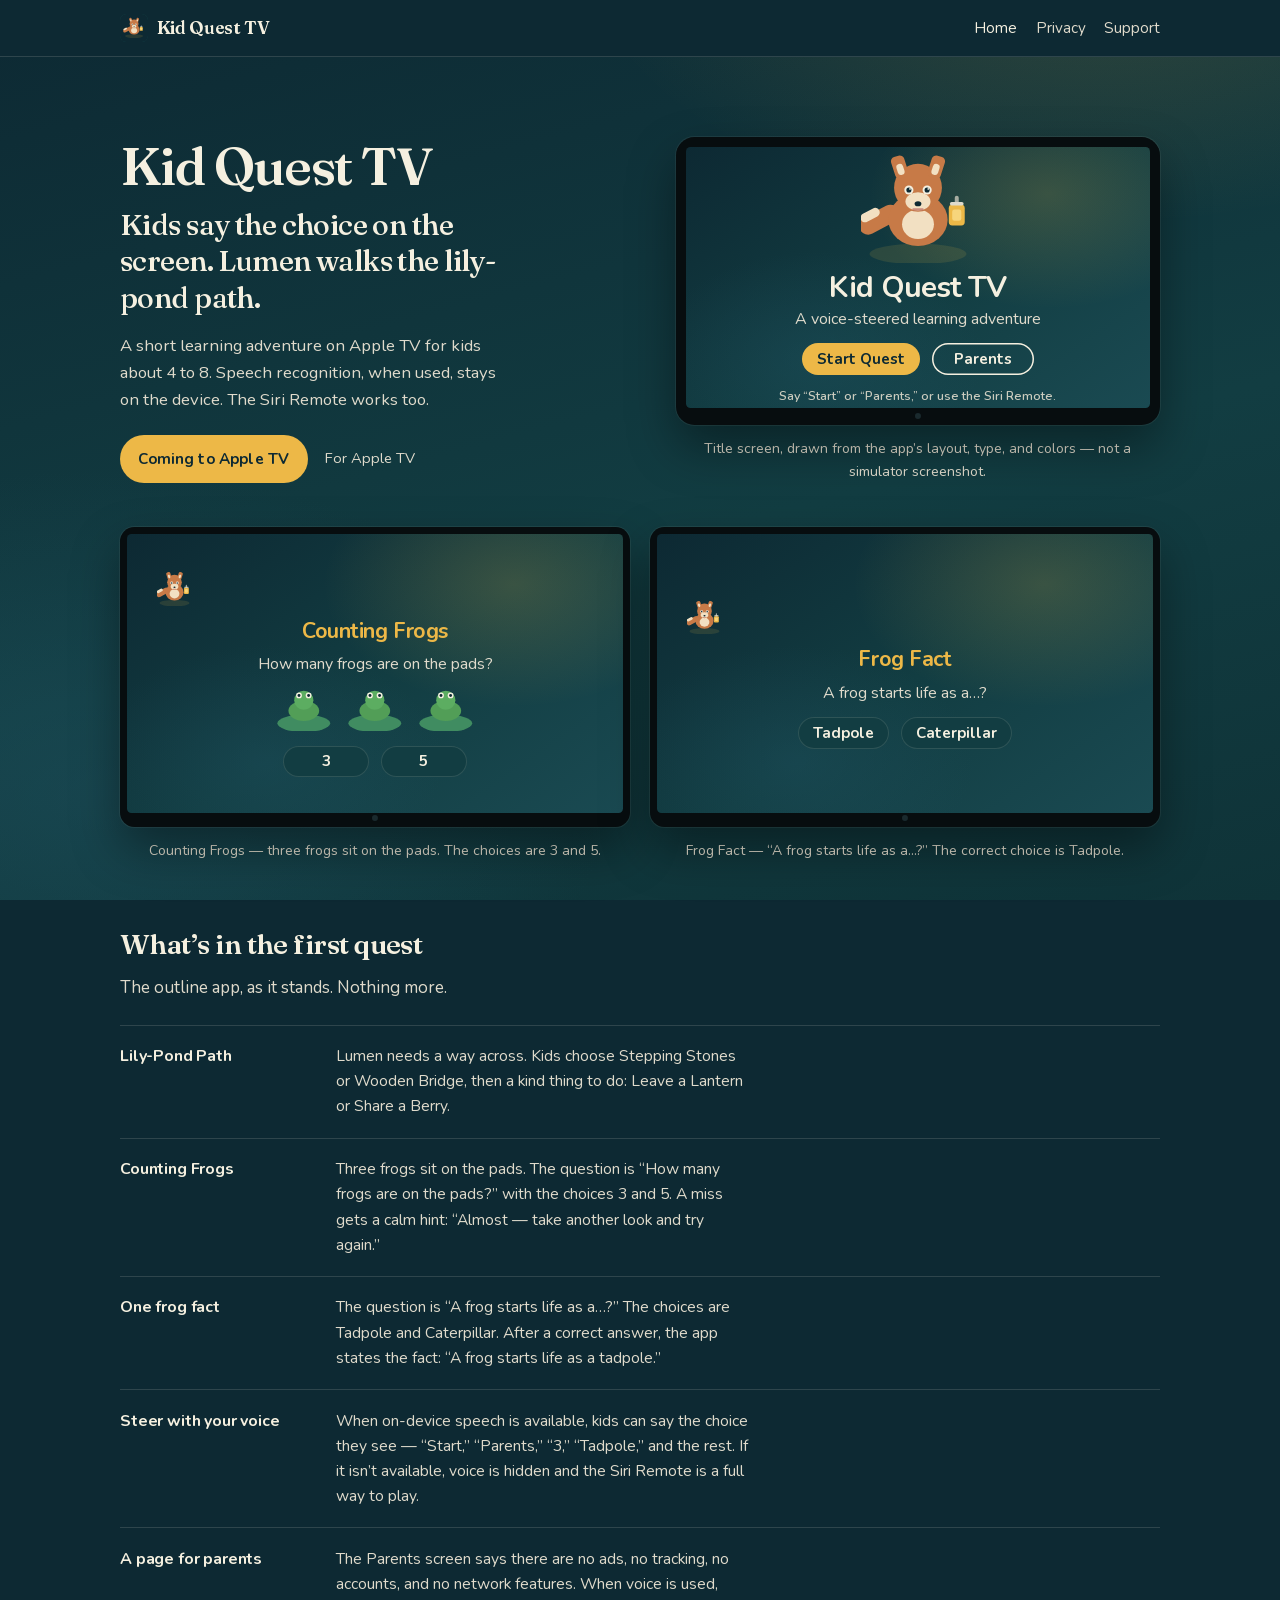
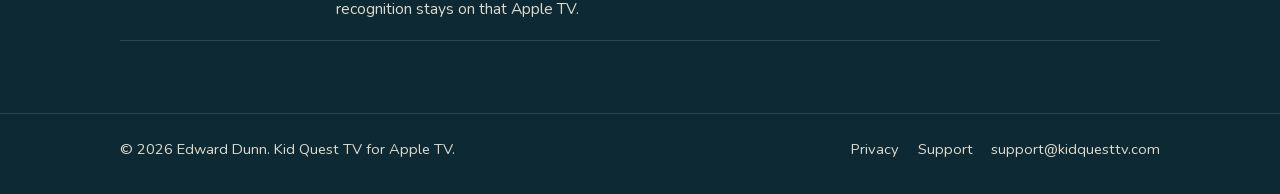
<file: index.html>
<!DOCTYPE html>
<html lang="en">
<head>
  <meta charset="utf-8">
  <meta name="viewport" content="width=device-width, initial-scale=1">
  <title>Kid Quest TV — a voice-steered learning adventure for Apple TV</title>
  <meta name="description" content="Kid Quest TV is a short learning adventure on Apple TV for kids about 4 to 8. Kids can say the choice they see. The Siri Remote works too. No ads, no tracking, no accounts. Voice stays on the Apple TV.">
  <link rel="canonical" href="https://erdtheturd.github.io/kidquesttv/">
  <meta name="theme-color" content="#0D2933">

  <meta property="og:type" content="website">
  <meta property="og:site_name" content="Kid Quest TV">
  <meta property="og:locale" content="en_US">
  <meta property="og:url" content="https://erdtheturd.github.io/kidquesttv/">
  <meta property="og:title" content="Kid Quest TV — a voice-steered learning adventure for Apple TV">
  <meta property="og:description" content="Kids say the choice on the screen. Lumen walks the lily-pond path. Coming to Apple TV.">
  <meta property="og:image" content="https://erdtheturd.github.io/kidquesttv/assets/og.png">
  <meta property="og:image:alt" content="Kid Quest TV">

  <meta name="twitter:card" content="summary_large_image">
  <meta name="twitter:title" content="Kid Quest TV — a voice-steered learning adventure for Apple TV">
  <meta name="twitter:description" content="Kids say the choice on the screen. Lumen walks the lily-pond path. Coming to Apple TV.">
  <meta name="twitter:image" content="https://erdtheturd.github.io/kidquesttv/assets/og.png">

  <link rel="icon" href="assets/mark.svg" type="image/svg+xml">
  <link rel="icon" type="image/png" sizes="32x32" href="assets/favicon-32.png">
  <link rel="apple-touch-icon" href="assets/apple-touch-icon.png">
  <link rel="stylesheet" href="assets/styles.css">
</head>
<body>
  <a class="skip" href="#main">Skip to content</a>

  <header class="site-header">
    <nav class="nav" aria-label="Primary">
      <a class="brand" href="./" aria-current="page">
        <img class="brand-mark" src="assets/mark.svg" width="28" height="28" alt="">
        <span>Kid Quest TV</span>
      </a>
      <ul class="nav-links">
        <li><a href="./" aria-current="page">Home</a></li>
        <li><a href="privacy.html">Privacy</a></li>
        <li><a href="support.html">Support</a></li>
      </ul>
    </nav>
  </header>

  <main id="main">
    <section class="hero">
      <div class="wrap hero-inner">
        <div class="hero-copy">
          <p class="wordmark">Kid Quest TV</p>
          <h1>Kids say the choice on the screen. Lumen walks the lily-pond path.</h1>
          <p class="lede">A short learning adventure on Apple TV for kids about 4 to 8. Speech recognition, when used, stays on the device. The Siri Remote works too.</p>
          <div class="hero-cta">
            <p class="coming-pill">Coming to Apple TV</p>
            <p class="device-note">For Apple TV</p>
          </div>
        </div>

        <div>
          <figure class="device">
            <div class="tv">
            <div class="tv-screen meadow" role="img" aria-label="Title screen. Lumen the fox holds a lantern. The words Kid Quest TV and A voice-steered learning adventure appear above Start Quest and Parents.">
              <div class="ui-title-screen">
                <img class="ui-lumen ui-lumen-lg" src="assets/lumen.svg" width="160" height="160" alt="">
                <p class="ui-app-name">Kid Quest TV</p>
                <p class="ui-tagline">A voice-steered learning adventure</p>
                <div class="ui-actions">
                  <span class="ui-btn ui-btn-primary">Start Quest</span>
                  <span class="ui-btn ui-btn-secondary">Parents</span>
                </div>
                <p class="ui-hint">Say “Start” or “Parents,” or use the Siri Remote.</p>
              </div>
            </div>
            </div>
            <figcaption class="caption">Title screen, drawn from the app’s layout, type, and colors — not a simulator screenshot.</figcaption>
          </figure>
        </div>
      </div>
    </section>

    <section class="screens" aria-label="Other screens from the first quest">
      <div class="wrap screens-grid">
        <figure class="device">
          <div class="tv tv-sm">
            <div class="tv-screen meadow" role="img" aria-label="Counting Frogs screen. The prompt asks how many frogs are on the pads. Three frogs sit on lily pads. Choices are 3 and 5.">
              <div class="ui-quest">
                <div class="ui-quest-top">
                  <img class="ui-lumen ui-lumen-sm" src="assets/lumen.svg" width="64" height="64" alt="">
                </div>
                <p class="ui-scene-title">Counting Frogs</p>
                <p class="ui-prompt">How many frogs are on the pads?</p>
                <div class="ui-frogs" aria-hidden="true">
                  <svg class="frog" xmlns="http://www.w3.org/2000/svg" viewBox="0 0 120 100" width="72" height="60" aria-hidden="true">
  <ellipse cx="60" cy="84" rx="55" ry="18" fill="#408C61"/>
  <ellipse cx="60" cy="58" rx="32" ry="21" fill="#529E57"/>
  <circle cx="60" cy="36" r="20" fill="#5CAD61"/>
  <circle cx="50" cy="26" r="6" fill="#F5F0E0"/>
  <circle cx="70" cy="26" r="6" fill="#F5F0E0"/>
  <circle cx="50" cy="26" r="3" fill="#0D2933"/>
  <circle cx="70" cy="26" r="3" fill="#0D2933"/>
</svg>
<svg class="frog" xmlns="http://www.w3.org/2000/svg" viewBox="0 0 120 100" width="72" height="60" aria-hidden="true">
  <ellipse cx="60" cy="84" rx="55" ry="18" fill="#408C61"/>
  <ellipse cx="60" cy="58" rx="32" ry="21" fill="#529E57"/>
  <circle cx="60" cy="36" r="20" fill="#5CAD61"/>
  <circle cx="50" cy="26" r="6" fill="#F5F0E0"/>
  <circle cx="70" cy="26" r="6" fill="#F5F0E0"/>
  <circle cx="50" cy="26" r="3" fill="#0D2933"/>
  <circle cx="70" cy="26" r="3" fill="#0D2933"/>
</svg>
<svg class="frog" xmlns="http://www.w3.org/2000/svg" viewBox="0 0 120 100" width="72" height="60" aria-hidden="true">
  <ellipse cx="60" cy="84" rx="55" ry="18" fill="#408C61"/>
  <ellipse cx="60" cy="58" rx="32" ry="21" fill="#529E57"/>
  <circle cx="60" cy="36" r="20" fill="#5CAD61"/>
  <circle cx="50" cy="26" r="6" fill="#F5F0E0"/>
  <circle cx="70" cy="26" r="6" fill="#F5F0E0"/>
  <circle cx="50" cy="26" r="3" fill="#0D2933"/>
  <circle cx="70" cy="26" r="3" fill="#0D2933"/>
</svg>

                </div>
                <div class="ui-actions">
                  <span class="ui-btn ui-btn-choice">3</span>
                  <span class="ui-btn ui-btn-choice">5</span>
                </div>
                <p class="ui-hint">Say a choice, or click with the Siri Remote.</p>
              </div>
            </div>
          </div>
          <figcaption class="caption">Counting Frogs — three frogs sit on the pads. The choices are 3 and 5.</figcaption>
        </figure>
        <figure class="device">
          <div class="tv tv-sm">
            <div class="tv-screen meadow" role="img" aria-label="Frog Fact screen. The prompt reads: A frog starts life as a…? Choices are Tadpole and Caterpillar.">
              <div class="ui-quest">
                <div class="ui-quest-top">
                  <img class="ui-lumen ui-lumen-sm" src="assets/lumen.svg" width="64" height="64" alt="">
                </div>
                <p class="ui-scene-title">Frog Fact</p>
                <p class="ui-prompt">A frog starts life as a…?</p>
                <div class="ui-actions">
                  <span class="ui-btn ui-btn-choice">Tadpole</span>
                  <span class="ui-btn ui-btn-choice">Caterpillar</span>
                </div>
                <p class="ui-hint">Say a choice, or click with the Siri Remote.</p>
              </div>
            </div>
          </div>
          <figcaption class="caption">Frog Fact — “A frog starts life as a…?” The correct choice is Tadpole.</figcaption>
        </figure>
      </div>
    </section>

    <section class="features" id="features" aria-labelledby="features-title">
      <div class="wrap">
        <div class="features-head">
          <h2 id="features-title">What’s in the first quest</h2>
          <p>The outline app, as it stands. Nothing more.</p>
        </div>
        <ul class="feature-list">
          <li>
            <h3>Lily-Pond Path</h3>
            <p>Lumen needs a way across. Kids choose Stepping Stones or Wooden Bridge, then a kind thing to do: Leave a Lantern or Share a Berry.</p>
          </li>
          <li>
            <h3>Counting Frogs</h3>
            <p>Three frogs sit on the pads. The question is “How many frogs are on the pads?” with the choices 3 and 5. A miss gets a calm hint: “Almost — take another look and try again.”</p>
          </li>
          <li>
            <h3>One frog fact</h3>
            <p>The question is “A frog starts life as a…?” The choices are Tadpole and Caterpillar. After a correct answer, the app states the fact: “A frog starts life as a tadpole.”</p>
          </li>
          <li>
            <h3>Steer with your voice</h3>
            <p>When on-device speech is available, kids can say the choice they see — “Start,” “Parents,” “3,” “Tadpole,” and the rest. If it isn’t available, voice is hidden and the Siri Remote is a full way to play.</p>
          </li>
          <li>
            <h3>A page for parents</h3>
            <p>The Parents screen says there are no ads, no tracking, no accounts, and no network features. When voice is used, recognition stays on that Apple TV.</p>
          </li>
        </ul>
      </div>
    </section>
  </main>

  <footer class="site-footer">
    <div class="wrap footer-inner">
      <p>&copy; 2026 Edward Dunn. Kid Quest TV for Apple TV.</p>
      <div class="footer-links">
        <a href="privacy.html">Privacy</a>
        <a href="support.html">Support</a>
        <a href="mailto:support@kidquesttv.com">support@kidquesttv.com</a>
      </div>
    </div>
  </footer>

</body>
</html>
</file>
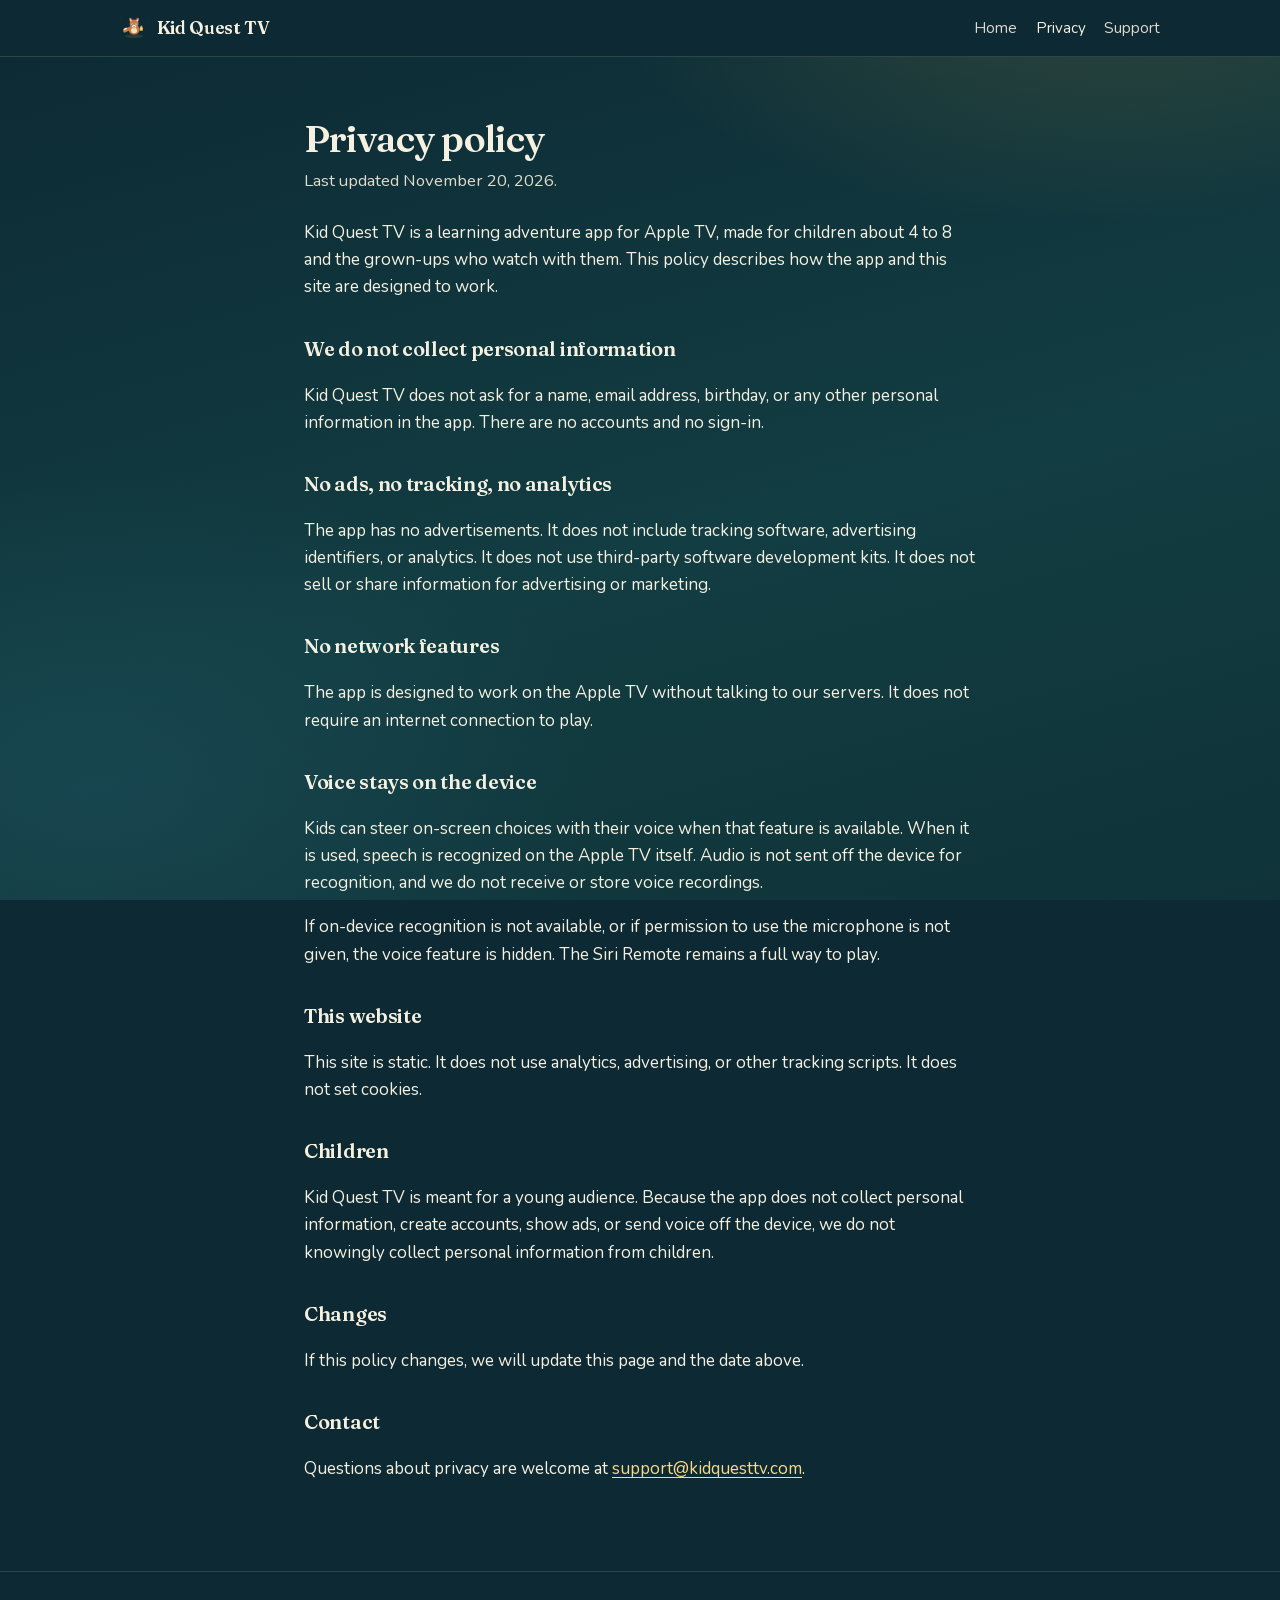
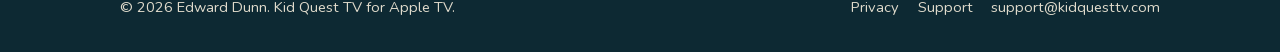
<file: privacy.html>
<!DOCTYPE html>
<html lang="en">
<head>
  <meta charset="utf-8">
  <meta name="viewport" content="width=device-width, initial-scale=1">
  <title>Privacy policy · Kid Quest TV</title>
  <meta name="description" content="Kid Quest TV has no ads, no tracking, and no accounts. When voice is used, recognition stays on the Apple TV.">
  <link rel="canonical" href="https://erdtheturd.github.io/kidquesttv/privacy.html">
  <meta name="theme-color" content="#0D2933">

  <meta property="og:type" content="website">
  <meta property="og:site_name" content="Kid Quest TV">
  <meta property="og:locale" content="en_US">
  <meta property="og:url" content="https://erdtheturd.github.io/kidquesttv/privacy.html">
  <meta property="og:title" content="Privacy policy · Kid Quest TV">
  <meta property="og:description" content="No ads, no tracking, no accounts. Voice stays on the device.">
  <meta property="og:image" content="https://erdtheturd.github.io/kidquesttv/assets/og.png">
  <meta property="og:image:alt" content="Kid Quest TV">

  <meta name="twitter:card" content="summary_large_image">
  <meta name="twitter:title" content="Privacy policy · Kid Quest TV">
  <meta name="twitter:description" content="No ads, no tracking, no accounts. Voice stays on the device.">
  <meta name="twitter:image" content="https://erdtheturd.github.io/kidquesttv/assets/og.png">

  <link rel="icon" href="assets/mark.svg" type="image/svg+xml">
  <link rel="icon" type="image/png" sizes="32x32" href="assets/favicon-32.png">
  <link rel="apple-touch-icon" href="assets/apple-touch-icon.png">
  <link rel="stylesheet" href="assets/styles.css">
</head>
<body>
  <a class="skip" href="#main">Skip to content</a>

  <header class="site-header">
    <nav class="nav" aria-label="Primary">
      <a class="brand" href="./">
        <img class="brand-mark" src="assets/mark.svg" width="28" height="28" alt="">
        <span>Kid Quest TV</span>
      </a>
      <ul class="nav-links">
        <li><a href="./">Home</a></li>
        <li><a href="privacy.html" aria-current="page">Privacy</a></li>
        <li><a href="support.html">Support</a></li>
      </ul>
    </nav>
  </header>

  <main id="main">
    <article class="page">
      <div class="page-narrow">
        <h1>Privacy policy</h1>
        <p class="lede">Last updated November 20, 2026.</p>

        <p>Kid Quest TV is a learning adventure app for Apple TV, made for children about 4 to 8 and the grown-ups who watch with them. This policy describes how the app and this site are designed to work.</p>

        <h2>We do not collect personal information</h2>
        <p>Kid Quest TV does not ask for a name, email address, birthday, or any other personal information in the app. There are no accounts and no sign-in.</p>

        <h2>No ads, no tracking, no analytics</h2>
        <p>The app has no advertisements. It does not include tracking software, advertising identifiers, or analytics. It does not use third-party software development kits. It does not sell or share information for advertising or marketing.</p>

        <h2>No network features</h2>
        <p>The app is designed to work on the Apple TV without talking to our servers. It does not require an internet connection to play.</p>

        <h2>Voice stays on the device</h2>
        <p>Kids can steer on-screen choices with their voice when that feature is available. When it is used, speech is recognized on the Apple TV itself. Audio is not sent off the device for recognition, and we do not receive or store voice recordings.</p>
        <p>If on-device recognition is not available, or if permission to use the microphone is not given, the voice feature is hidden. The Siri Remote remains a full way to play.</p>

        <h2>This website</h2>
        <p>This site is static. It does not use analytics, advertising, or other tracking scripts. It does not set cookies.</p>

        <h2>Children</h2>
        <p>Kid Quest TV is meant for a young audience. Because the app does not collect personal information, create accounts, show ads, or send voice off the device, we do not knowingly collect personal information from children.</p>

        <h2>Changes</h2>
        <p>If this policy changes, we will update this page and the date above.</p>

        <h2>Contact</h2>
        <p>Questions about privacy are welcome at <a href="mailto:support@kidquesttv.com">support@kidquesttv.com</a>.</p>
      </div>
    </article>
  </main>

  <footer class="site-footer">
    <div class="wrap footer-inner">
      <p>&copy; 2026 Edward Dunn. Kid Quest TV for Apple TV.</p>
      <div class="footer-links">
        <a href="privacy.html">Privacy</a>
        <a href="support.html">Support</a>
        <a href="mailto:support@kidquesttv.com">support@kidquesttv.com</a>
      </div>
    </div>
  </footer>

</body>
</html>
</file>
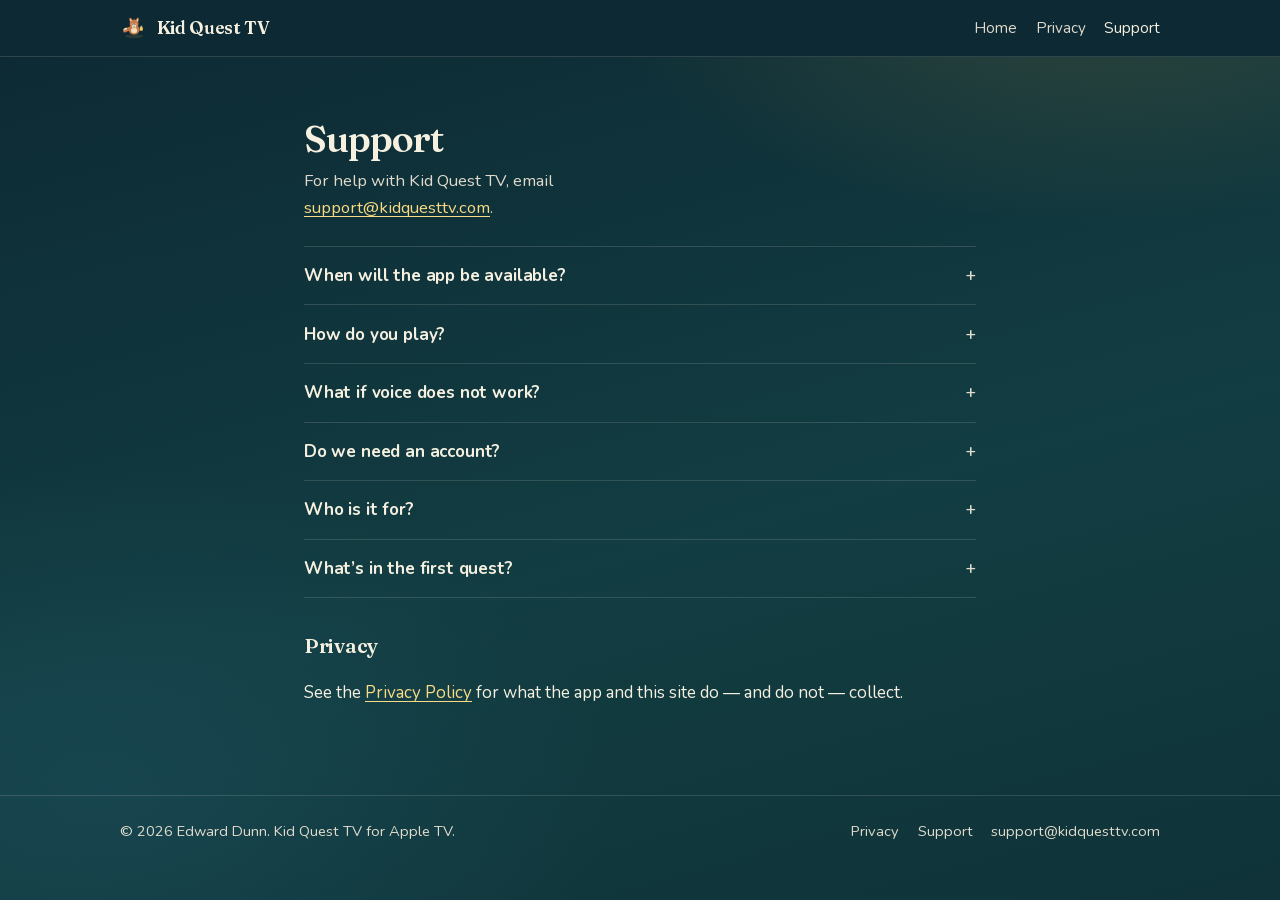
<file: support.html>
<!DOCTYPE html>
<html lang="en">
<head>
  <meta charset="utf-8">
  <meta name="viewport" content="width=device-width, initial-scale=1">
  <title>Support · Kid Quest TV</title>
  <meta name="description" content="Help and contact for Kid Quest TV. Email support@kidquesttv.com.">
  <link rel="canonical" href="https://erdtheturd.github.io/kidquesttv/support.html">
  <meta name="theme-color" content="#0D2933">

  <meta property="og:type" content="website">
  <meta property="og:site_name" content="Kid Quest TV">
  <meta property="og:locale" content="en_US">
  <meta property="og:url" content="https://erdtheturd.github.io/kidquesttv/support.html">
  <meta property="og:title" content="Support · Kid Quest TV">
  <meta property="og:description" content="Help and contact for Kid Quest TV.">
  <meta property="og:image" content="https://erdtheturd.github.io/kidquesttv/assets/og.png">
  <meta property="og:image:alt" content="Kid Quest TV">

  <meta name="twitter:card" content="summary_large_image">
  <meta name="twitter:title" content="Support · Kid Quest TV">
  <meta name="twitter:description" content="Help and contact for Kid Quest TV.">
  <meta name="twitter:image" content="https://erdtheturd.github.io/kidquesttv/assets/og.png">

  <link rel="icon" href="assets/mark.svg" type="image/svg+xml">
  <link rel="icon" type="image/png" sizes="32x32" href="assets/favicon-32.png">
  <link rel="apple-touch-icon" href="assets/apple-touch-icon.png">
  <link rel="stylesheet" href="assets/styles.css">
</head>
<body>
  <a class="skip" href="#main">Skip to content</a>

  <header class="site-header">
    <nav class="nav" aria-label="Primary">
      <a class="brand" href="./">
        <img class="brand-mark" src="assets/mark.svg" width="28" height="28" alt="">
        <span>Kid Quest TV</span>
      </a>
      <ul class="nav-links">
        <li><a href="./">Home</a></li>
        <li><a href="privacy.html">Privacy</a></li>
        <li><a href="support.html" aria-current="page">Support</a></li>
      </ul>
    </nav>
  </header>

  <main id="main">
    <article class="page">
      <div class="page-narrow">
        <h1>Support</h1>
        <p class="lede">For help with Kid Quest TV, email <a href="mailto:support@kidquesttv.com">support@kidquesttv.com</a>.</p>

        <div class="faq">
          <details>
            <summary>When will the app be available?</summary>
            <p>Kid Quest TV is coming to Apple TV. It is not in the App Store yet. This website is an outline of the app, not a store listing.</p>
          </details>
          <details>
            <summary>How do you play?</summary>
            <p>On the Apple TV, use the Siri Remote to choose one of the two large options on each screen. If voice is available, a child may also say the choice they see — for example “Start,” “3,” or “Tadpole.”</p>
          </details>
          <details>
            <summary>What if voice does not work?</summary>
            <p>The Siri Remote is a full way to play. Voice is hidden if on-device recognition is not available, or if permission to use the microphone is not given. Recognition, when used, stays on the Apple TV and is not sent off the device.</p>
          </details>
          <details>
            <summary>Do we need an account?</summary>
            <p>No. There are no accounts, no sign-in, no ads, and no tracking. The app does not talk to our servers.</p>
          </details>
          <details>
            <summary>Who is it for?</summary>
            <p>The app is made for children about 4 to 8, and for families who want a short learning adventure on the TV.</p>
          </details>
          <details>
            <summary>What’s in the first quest?</summary>
            <p>Lumen crosses a lily-pond path. Kids pick a way across, count three frogs on the pads, answer “A frog starts life as a…?” (Tadpole), and make one kind choice. The quest ends on a celebration screen.</p>
          </details>
        </div>

        <h2>Privacy</h2>
        <p>See the <a href="privacy.html">Privacy Policy</a> for what the app and this site do — and do not — collect.</p>
      </div>
    </article>
  </main>

  <footer class="site-footer">
    <div class="wrap footer-inner">
      <p>&copy; 2026 Edward Dunn. Kid Quest TV for Apple TV.</p>
      <div class="footer-links">
        <a href="privacy.html">Privacy</a>
        <a href="support.html">Support</a>
        <a href="mailto:support@kidquesttv.com">support@kidquesttv.com</a>
      </div>
    </div>
  </footer>

</body>
</html>
</file>
<file: assets/styles.css>
/* Kid Quest TV — palette and type taken from the tvOS app. */

@import url("fonts/fonts.css");

:root {
  --night: #0d2933;
  --meadow: #123d42;
  --pond: #1f5261;
  --gold: #edb847;
  --glow: #fadb85;
  --cream: #f5f0e0;
  --soft: #e0dbcc;
  --fox: #c77a47;
  --fox-cream: #f2e0c2;
  --rose: #b86b61;
  --line: rgba(245, 240, 224, 0.14);
  --ink: var(--cream);
  --muted: color-mix(in srgb, var(--soft) 78%, var(--pond));
  --max: 1040px;
  --pad: clamp(1.25rem, 4vw, 2.5rem);
  --display: "Fraunces", "Iowan Old Style", "Palatino Linotype", Palatino, Georgia, serif;
  --ui: "Nunito", "Avenir Next Rounded", "Avenir Next", "Segoe UI", "Helvetica Neue", sans-serif;
}

*,
*::before,
*::after {
  box-sizing: border-box;
}

html {
  scroll-behavior: smooth;
}

@media (prefers-reduced-motion: reduce) {
  html {
    scroll-behavior: auto;
  }

  *,
  *::before,
  *::after {
    animation: none !important;
    transition: none !important;
  }
}

body {
  margin: 0;
  color: var(--cream);
  background-color: var(--night);
  background-image:
    radial-gradient(900px 480px at 86% -6%, rgba(237, 184, 71, 0.16), transparent 58%),
    radial-gradient(820px 520px at 8% 88%, rgba(31, 82, 97, 0.45), transparent 62%),
    linear-gradient(165deg, #0d2933 0%, #123d42 58%, #0f3338 100%);
  background-attachment: fixed;
  font: 17px/1.6 var(--ui);
  -webkit-font-smoothing: antialiased;
  text-rendering: optimizeLegibility;
  min-height: 100vh;
}

img,
svg {
  max-width: 100%;
  height: auto;
  vertical-align: middle;
}

a {
  color: var(--glow);
  text-underline-offset: 0.16em;
}

a:hover {
  color: var(--gold);
}

a:focus-visible {
  outline: 2px solid var(--gold);
  outline-offset: 3px;
  border-radius: 3px;
}

.skip {
  position: absolute;
  left: -9999px;
  top: 0;
}

.skip:focus {
  left: var(--pad);
  top: 0.75rem;
  z-index: 100;
  background: var(--gold);
  color: var(--night);
  padding: 0.5rem 0.75rem;
  text-decoration: none;
}

.wrap {
  width: min(100% - 2 * var(--pad), var(--max));
  margin-inline: auto;
}

/* Header — solid, no frosted glass */

.site-header {
  position: sticky;
  top: 0;
  z-index: 20;
  background: var(--night);
  border-bottom: 1px solid var(--line);
}

.nav {
  display: flex;
  align-items: center;
  justify-content: space-between;
  gap: 1rem;
  padding: 0.85rem 0;
  width: min(100% - 2 * var(--pad), var(--max));
  margin-inline: auto;
}

.brand {
  display: inline-flex;
  align-items: center;
  gap: 0.55rem;
  color: var(--cream);
  text-decoration: none;
  font-family: var(--display);
  font-weight: 600;
  font-size: 1.12rem;
  letter-spacing: -0.02em;
  font-optical-sizing: auto;
}

.brand:hover {
  color: var(--cream);
}

.brand-mark {
  flex: none;
  width: 1.75rem;
  height: 1.75rem;
  border-radius: 0.4rem;
  background: var(--meadow);
}

.nav-links {
  display: flex;
  gap: 1.15rem;
  list-style: none;
  margin: 0;
  padding: 0;
  font-size: 0.95rem;
}

.nav-links a {
  color: var(--soft);
  text-decoration: none;
}

.nav-links a:hover,
.nav-links a[aria-current="page"] {
  color: var(--cream);
}

/* Hero */

.hero {
  padding: clamp(2.75rem, 8vw, 5rem) 0 clamp(1.5rem, 4vw, 2.25rem);
}

.hero-inner {
  display: grid;
  gap: clamp(2rem, 5vw, 3.25rem);
  align-items: center;
}

@media (min-width: 880px) {
  .hero-inner {
    grid-template-columns: 1.02fr 0.98fr;
  }
}

.wordmark {
  margin: 0 0 0.85rem;
  font-family: var(--display);
  font-size: clamp(2.35rem, 6vw, 3.3rem);
  font-weight: 600;
  letter-spacing: -0.03em;
  line-height: 1.05;
  color: var(--cream);
  font-optical-sizing: auto;
}

.hero h1 {
  margin: 0 0 1rem;
  font-family: var(--display);
  font-size: clamp(1.4rem, 3.1vw, 1.8rem);
  font-weight: 500;
  letter-spacing: -0.02em;
  line-height: 1.28;
  color: var(--cream);
  max-width: 22ch;
  font-optical-sizing: auto;
}

.lede {
  margin: 0 0 1.35rem;
  color: var(--soft);
  font-size: 1.05rem;
  max-width: 38ch;
}

.hero-cta {
  display: flex;
  flex-wrap: wrap;
  align-items: center;
  gap: 0.85rem 1.1rem;
}

.coming-pill {
  display: inline-flex;
  align-items: center;
  margin: 0;
  padding: 0.72rem 1.15rem;
  border-radius: 999px;
  background: var(--gold);
  color: var(--night);
  font-size: 0.95rem;
  font-weight: 700;
  letter-spacing: 0.01em;
}

.device-note {
  margin: 0;
  color: var(--soft);
  font-size: 0.92rem;
}

/* TV frame + in-app mockups */

.device {
  margin: 0;
}

.tv {
  background: #070d0f;
  border-radius: 1.15rem;
  padding: 0.65rem 0.65rem 1.05rem;
  box-shadow:
    0 0 0 1px rgba(245, 240, 224, 0.06),
    0 22px 48px rgba(0, 0, 0, 0.38);
  position: relative;
}

.tv::after {
  content: "";
  position: absolute;
  left: 50%;
  bottom: 0.38rem;
  width: 0.38rem;
  height: 0.38rem;
  border-radius: 50%;
  background: #1a2a2e;
  transform: translateX(-50%);
}

.tv-screen {
  aspect-ratio: 16 / 9;
  border-radius: 0.28rem;
  overflow: hidden;
}

.meadow {
  background:
    radial-gradient(ellipse 70% 80% at 78% 18%, rgba(237, 184, 71, 0.18), transparent 55%),
    radial-gradient(ellipse 60% 70% at 28% 82%, rgba(31, 82, 97, 0.4), transparent 60%),
    linear-gradient(145deg, #0d2933 0%, #123d42 52%, #1a4a52 100%);
  color: var(--cream);
  font-family: var(--ui);
}

.ui-title-screen,
.ui-quest {
  height: 100%;
  display: flex;
  flex-direction: column;
  align-items: center;
  justify-content: center;
  text-align: center;
  padding: 4% 6%;
  gap: 0.35rem;
}

.ui-quest-top {
  align-self: stretch;
  display: flex;
  justify-content: flex-start;
  margin-bottom: 0.15rem;
}

.ui-lumen {
  display: block;
  flex: none;
}

.ui-lumen-lg {
  width: min(28%, 9.5rem);
  height: auto;
  margin-bottom: 0.15rem;
}

.ui-lumen-md {
  width: min(22%, 7rem);
  height: auto;
}

.ui-lumen-sm {
  width: 12%;
  max-width: 3.4rem;
  height: auto;
}

.ui-app-name {
  margin: 0;
  font-size: clamp(1.15rem, 3.2vw, 1.85rem);
  font-weight: 700;
  letter-spacing: -0.03em;
  line-height: 1.1;
  color: var(--cream);
}

.ui-gold {
  color: var(--gold);
}

.ui-tagline,
.ui-prompt {
  margin: 0;
  font-size: clamp(0.72rem, 1.7vw, 1rem);
  font-weight: 400;
  color: var(--soft);
  max-width: 28ch;
  line-height: 1.35;
}

.ui-scene-title {
  margin: 0;
  font-size: clamp(0.95rem, 2.3vw, 1.35rem);
  font-weight: 700;
  color: var(--gold);
  letter-spacing: -0.02em;
}

.ui-actions {
  display: flex;
  flex-wrap: wrap;
  justify-content: center;
  gap: 0.55rem 0.7rem;
  margin-top: 0.45rem;
}

.ui-btn {
  display: inline-flex;
  align-items: center;
  justify-content: center;
  min-width: 6.4rem;
  padding: 0.42rem 0.95rem;
  border-radius: 999px;
  font-size: clamp(0.72rem, 1.5vw, 0.95rem);
  font-weight: 700;
  line-height: 1.2;
  white-space: nowrap;
}

.ui-btn-primary {
  background: var(--gold);
  color: var(--night);
}

.ui-btn-secondary {
  background: transparent;
  color: var(--cream);
  box-shadow: inset 0 0 0 1.5px var(--cream);
}

.ui-btn-choice {
  background: var(--meadow);
  color: var(--cream);
  min-width: 5.4rem;
  box-shadow: inset 0 0 0 1px rgba(245, 240, 224, 0.12);
}

.ui-hint {
  margin: 0.35rem 0 0;
  font-size: clamp(0.58rem, 1.25vw, 0.78rem);
  font-weight: 600;
  color: color-mix(in srgb, var(--soft) 90%, transparent);
}

.ui-frogs {
  display: flex;
  justify-content: center;
  align-items: flex-end;
  gap: 0.85rem;
  margin: 0.15rem 0 0.1rem;
}

.ui-frogs .frog {
  width: clamp(2.4rem, 7vw, 3.6rem);
  height: auto;
}

.caption {
  margin: 0.85rem 0 0;
  text-align: center;
  font-size: 0.88rem;
  color: var(--soft);
}

.screens {
  padding: 0.5rem 0 clamp(2.5rem, 6vw, 3.75rem);
}

.screens-grid {
  display: grid;
  gap: 1.4rem 1.25rem;
}

@media (min-width: 800px) {
  .screens-grid {
    grid-template-columns: repeat(2, 1fr);
  }
}

.tv-sm {
  padding: 0.45rem 0.45rem 0.85rem;
  border-radius: 0.9rem;
}

.tv-sm .ui-hint {
  display: none;
}

.tv-sm .ui-lumen-sm {
  max-width: 2.2rem;
}

/* Features */

.features {
  padding: 0 0 clamp(3rem, 7vw, 4.5rem);
}

.features-head {
  margin: 0 0 1.5rem;
  max-width: 34ch;
}

.features-head h2 {
  margin: 0 0 0.45rem;
  font-family: var(--display);
  font-size: clamp(1.4rem, 3vw, 1.7rem);
  font-weight: 600;
  letter-spacing: -0.02em;
  font-optical-sizing: auto;
}

.features-head p {
  margin: 0;
  color: var(--soft);
}

.feature-list {
  list-style: none;
  margin: 0;
  padding: 0;
  border-top: 1px solid var(--line);
}

.feature-list li {
  padding: 1.15rem 0;
  border-bottom: 1px solid var(--line);
  display: grid;
  gap: 0.25rem 1.5rem;
}

@media (min-width: 720px) {
  .feature-list li {
    grid-template-columns: 12rem 1fr;
    align-items: baseline;
  }
}

.feature-list h3 {
  margin: 0;
  font-size: 1rem;
  font-weight: 700;
  letter-spacing: -0.01em;
}

.feature-list p {
  margin: 0;
  color: var(--soft);
  font-size: 0.98rem;
  max-width: 46ch;
}

/* Interior pages */

.page {
  padding: clamp(2.5rem, 6vw, 3.75rem) 0 clamp(3rem, 7vw, 4.5rem);
}

.page-narrow {
  width: min(100% - 2 * var(--pad), 42rem);
  margin-inline: auto;
}

.page h1 {
  margin: 0 0 0.5rem;
  font-family: var(--display);
  font-size: clamp(1.9rem, 4vw, 2.35rem);
  font-weight: 600;
  letter-spacing: -0.025em;
  line-height: 1.15;
  font-optical-sizing: auto;
}

.page h2 {
  margin: 2rem 0 0.55rem;
  font-family: var(--display);
  font-size: 1.25rem;
  font-weight: 600;
  letter-spacing: -0.015em;
  font-optical-sizing: auto;
}

.page p {
  color: var(--cream);
}

.page .lede {
  margin-bottom: 1.5rem;
  color: var(--soft);
}

.faq details {
  border-top: 1px solid var(--line);
  padding: 0.95rem 0;
}

.faq details:last-child {
  border-bottom: 1px solid var(--line);
}

.faq summary {
  cursor: pointer;
  font-weight: 700;
  letter-spacing: -0.01em;
  list-style: none;
}

.faq summary::-webkit-details-marker {
  display: none;
}

.faq summary::after {
  content: "+";
  float: right;
  color: var(--soft);
  font-weight: 500;
}

.faq details[open] summary::after {
  content: "–";
}

.faq details p {
  margin: 0.65rem 0 0.15rem;
  color: var(--soft);
}

/* Footer */

.site-footer {
  border-top: 1px solid var(--line);
  padding: 1.5rem 0 2rem;
  color: var(--soft);
  font-size: 0.92rem;
}

.footer-inner {
  display: flex;
  flex-wrap: wrap;
  justify-content: space-between;
  gap: 0.75rem 1.5rem;
}

.footer-inner p {
  margin: 0;
}

.footer-links {
  display: flex;
  flex-wrap: wrap;
  gap: 0.85rem 1.15rem;
}

.footer-links a {
  color: var(--soft);
  text-decoration: none;
}

.footer-links a:hover {
  color: var(--cream);
}

@media (max-width: 520px) {
  .nav-links {
    gap: 0.8rem;
  }

  .ui-btn {
    min-width: 5.2rem;
  }
}
</file>
